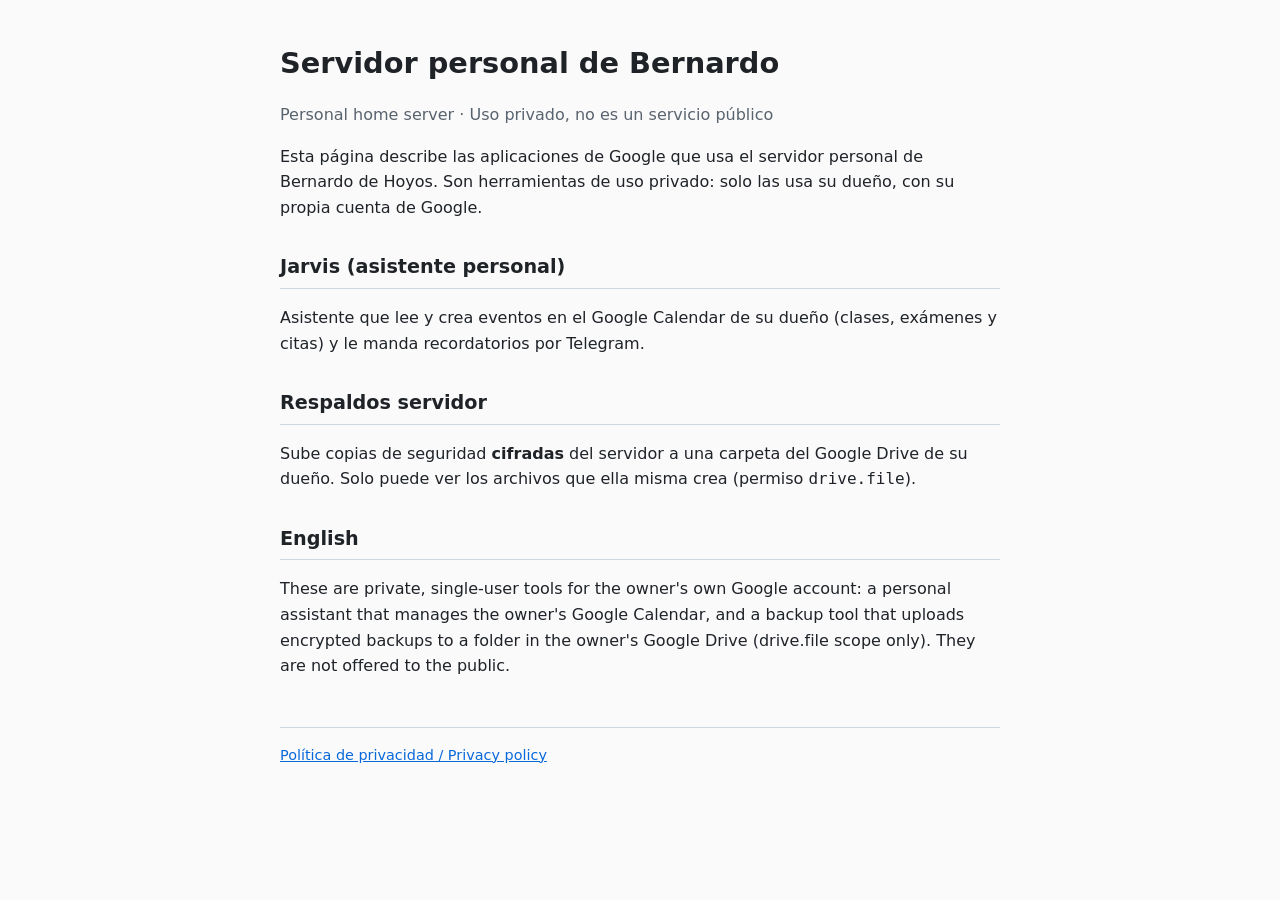
<file: index.html>
<!doctype html>
<html lang="es">
<head>
<meta charset="utf-8">
<meta name="viewport" content="width=device-width, initial-scale=1">
<title>Servidor personal de Bernardo</title>
<link rel="stylesheet" href="estilo.css">
</head>
<body>
<main>
<h1>Servidor personal de Bernardo</h1>
<p class="sub">Personal home server · Uso privado, no es un servicio público</p>

<p>Esta página describe las aplicaciones de Google que usa el servidor personal de Bernardo de Hoyos.
Son herramientas de uso privado: solo las usa su dueño, con su propia cuenta de Google.</p>

<h2>Jarvis (asistente personal)</h2>
<p>Asistente que lee y crea eventos en el Google Calendar de su dueño (clases, exámenes y citas) y le manda recordatorios por Telegram.</p>

<h2>Respaldos servidor</h2>
<p>Sube copias de seguridad <strong>cifradas</strong> del servidor a una carpeta del Google Drive de su dueño.
Solo puede ver los archivos que ella misma crea (permiso <code>drive.file</code>).</p>

<h2>English</h2>
<p>These are private, single-user tools for the owner's own Google account: a personal assistant that manages the owner's Google Calendar,
and a backup tool that uploads encrypted backups to a folder in the owner's Google Drive (drive.file scope only).
They are not offered to the public.</p>

<footer><a href="privacidad.html">Política de privacidad / Privacy policy</a></footer>
</main>
</body>
</html>
</file>
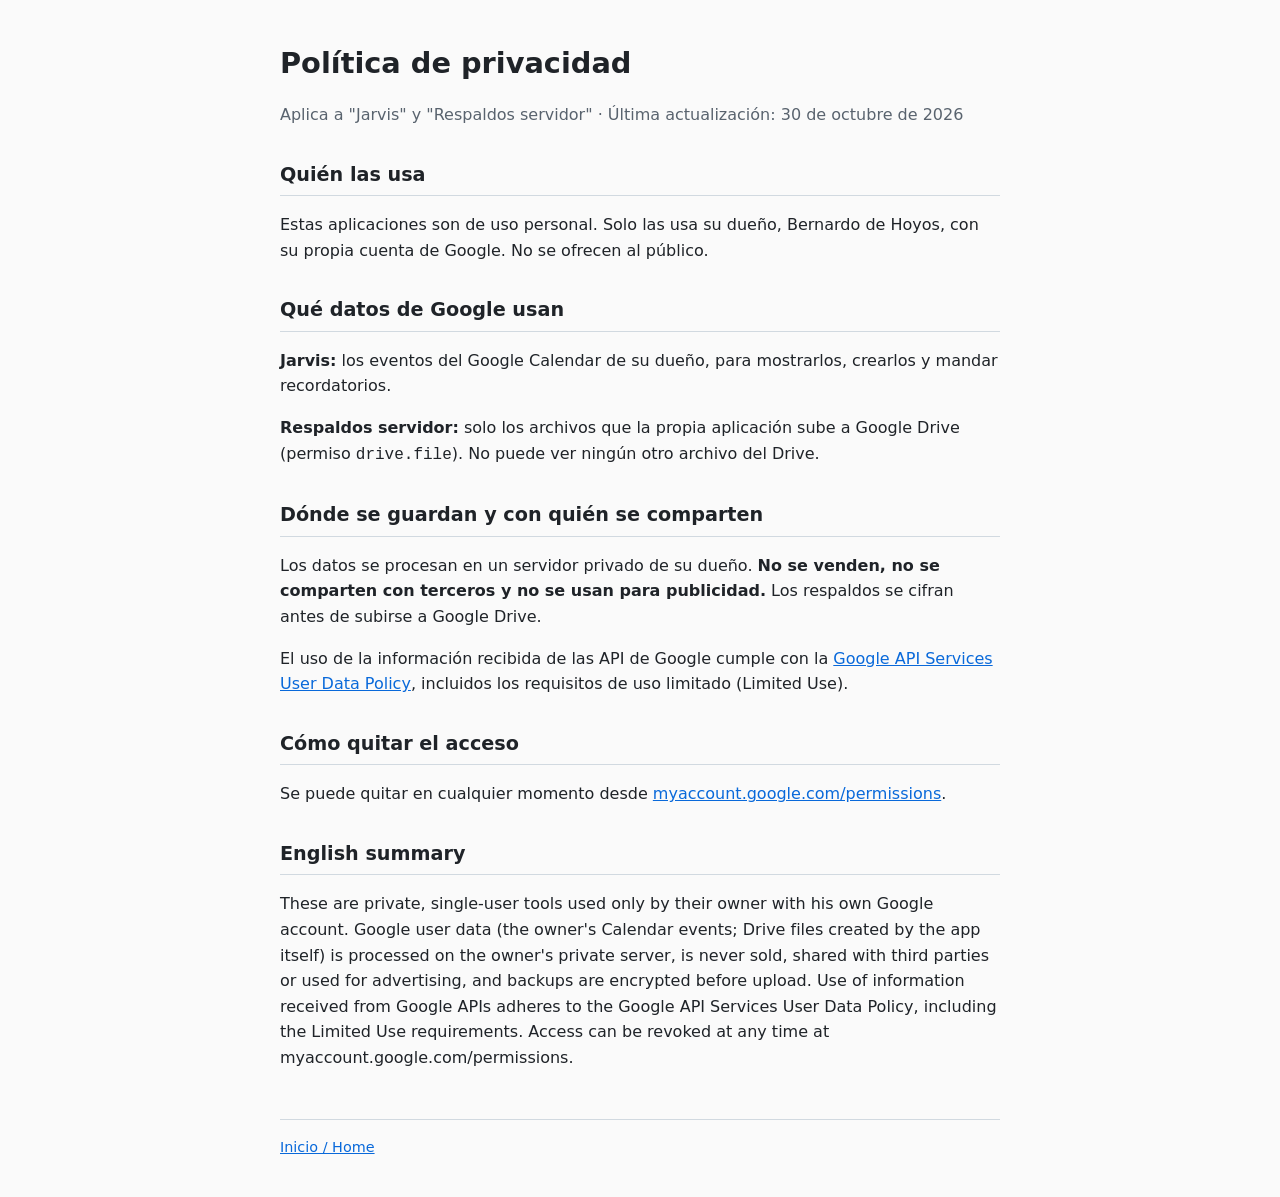
<file: privacidad.html>
<!doctype html>
<html lang="es">
<head>
<meta charset="utf-8">
<meta name="viewport" content="width=device-width, initial-scale=1">
<title>Política de privacidad</title>
<link rel="stylesheet" href="estilo.css">
</head>
<body>
<main>
<h1>Política de privacidad</h1>
<p class="sub">Aplica a "Jarvis" y "Respaldos servidor" · Última actualización: 30 de octubre de 2026</p>

<h2>Quién las usa</h2>
<p>Estas aplicaciones son de uso personal. Solo las usa su dueño, Bernardo de Hoyos, con su propia cuenta de Google. No se ofrecen al público.</p>

<h2>Qué datos de Google usan</h2>
<p><strong>Jarvis:</strong> los eventos del Google Calendar de su dueño, para mostrarlos, crearlos y mandar recordatorios.</p>
<p><strong>Respaldos servidor:</strong> solo los archivos que la propia aplicación sube a Google Drive (permiso <code>drive.file</code>). No puede ver ningún otro archivo del Drive.</p>

<h2>Dónde se guardan y con quién se comparten</h2>
<p>Los datos se procesan en un servidor privado de su dueño. <strong>No se venden, no se comparten con terceros y no se usan para publicidad.</strong>
Los respaldos se cifran antes de subirse a Google Drive.</p>
<p>El uso de la información recibida de las API de Google cumple con la
<a href="https://developers.google.com/terms/api-services-user-data-policy">Google API Services User Data Policy</a>, incluidos los requisitos de uso limitado (Limited Use).</p>

<h2>Cómo quitar el acceso</h2>
<p>Se puede quitar en cualquier momento desde <a href="https://myaccount.google.com/permissions">myaccount.google.com/permissions</a>.</p>

<h2>English summary</h2>
<p>These are private, single-user tools used only by their owner with his own Google account. Google user data (the owner's Calendar events; Drive files created by the app itself)
is processed on the owner's private server, is never sold, shared with third parties or used for advertising, and backups are encrypted before upload.
Use of information received from Google APIs adheres to the Google API Services User Data Policy, including the Limited Use requirements.
Access can be revoked at any time at myaccount.google.com/permissions.</p>

<footer><a href="index.html">Inicio / Home</a></footer>
</main>
</body>
</html>
</file>
<file: estilo.css>
:root{--fondo:#fafafa;--texto:#1f2328;--suave:#59636e;--borde:#d1d9e0;--enlace:#0969da}
@media (prefers-color-scheme:dark){:root{--fondo:#0d1117;--texto:#e6edf3;--suave:#9198a1;--borde:#3d444d;--enlace:#4493f8}}
body{margin:0;background:var(--fondo);color:var(--texto);font:16px/1.6 system-ui,-apple-system,"Segoe UI",sans-serif}
main{max-width:720px;margin:0 auto;padding:40px 16px}
h1{font-size:1.8rem;margin:0 0 .25rem}h2{font-size:1.2rem;margin-top:2rem;border-bottom:1px solid var(--borde);padding-bottom:.3rem}
p.sub,footer{color:var(--suave)}a{color:var(--enlace)}footer{margin-top:3rem;font-size:.9rem;border-top:1px solid var(--borde);padding-top:1rem}
</file>
